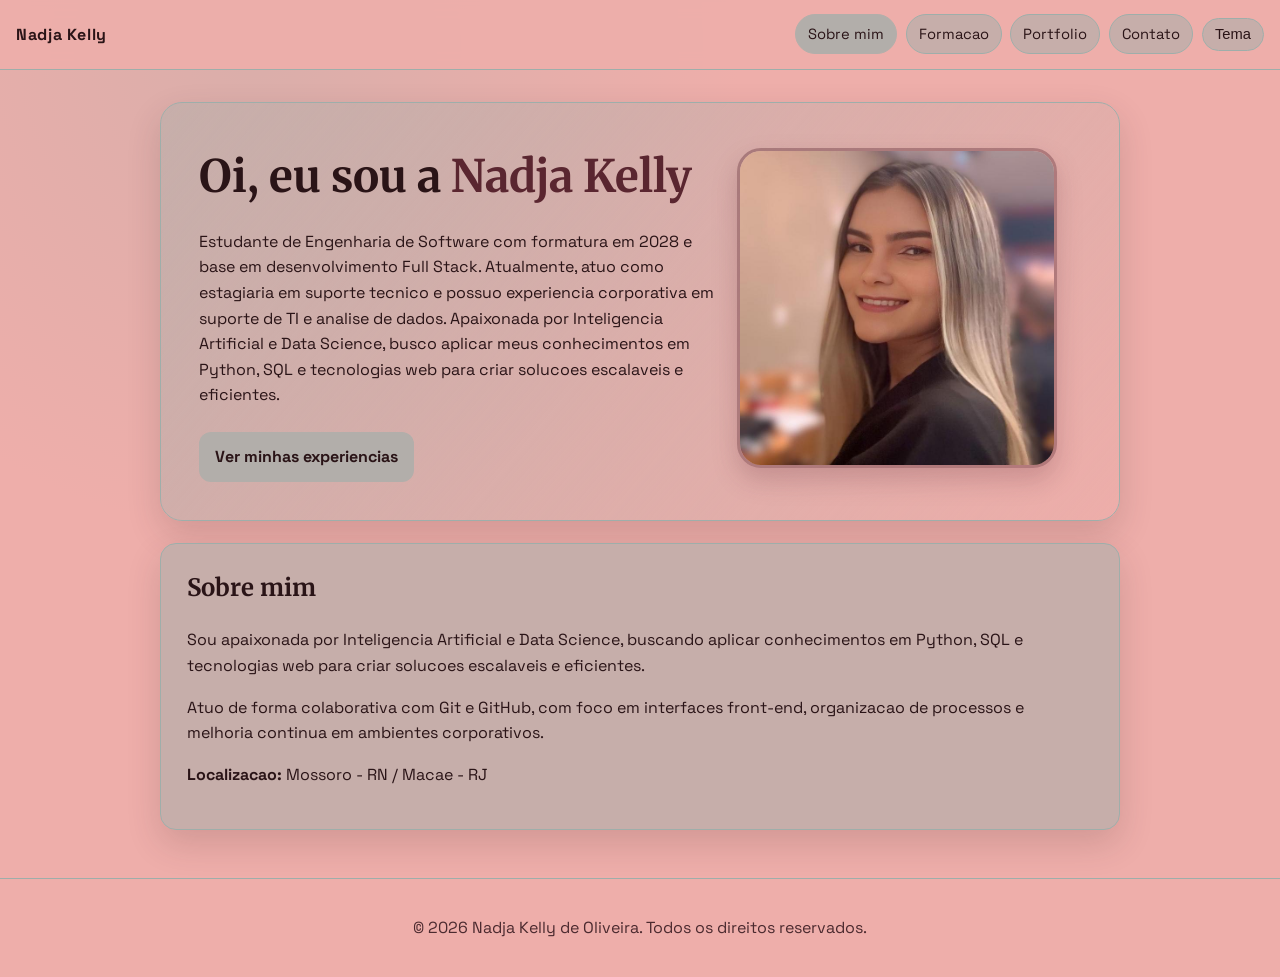
<file: index.html>
<!DOCTYPE html>
<html lang="pt-BR">
<head>
  <meta charset="UTF-8">
  <meta name="viewport" content="width=device-width, initial-scale=1.0">
  <meta name="description" content="Pagina Sobre mim do portfolio de Nadja Kelly de Oliveira.">
  <title>Sobre mim | Nadja Kelly de Oliveira</title>
  <link rel="preconnect" href="https://fonts.googleapis.com">
  <link rel="preconnect" href="https://fonts.gstatic.com" crossorigin>
  <link href="https://fonts.googleapis.com/css2?family=Merriweather:wght@400;700&family=Space+Grotesk:wght@400;500;700&display=swap" rel="stylesheet">
  <link rel="stylesheet" href="css/base.css">
  <link rel="stylesheet" href="css/layout.css">
  <link rel="stylesheet" href="css/components.css">
  <link rel="stylesheet" href="css/animations.css">
  <link rel="stylesheet" href="css/responsive.css">
</head>
<body>
  <header class="site-header">
    <a class="brand" href="index.html">Nadja Kelly</a>

    <button id="menu-toggle" class="menu-toggle" aria-label="Abrir menu" aria-expanded="false" aria-controls="main-nav">
      <span></span>
      <span></span>
      <span></span>
    </button>

    <nav id="main-nav" class="nav" aria-label="Navegacao principal">
      <a class="active" href="index.html">Sobre mim</a>
      <a href="pages/education.html">Formacao</a>
      <a href="pages/portfolio.html">Portfolio</a>
      <a href="pages/contact.html">Contato</a>
      <button id="theme-toggle" class="theme-toggle" type="button" aria-label="Alternar tema">Tema</button>
    </nav>
  </header>

  <main>
    <section class="hero reveal">
      <div class="hero-content">
        <div class="hero-text">
          <h1>Oi, eu sou a <span>Nadja Kelly</span></h1>
          <p>
            Estudante de Engenharia de Software com formatura em 2028 e base em desenvolvimento Full Stack.
            Atualmente, atuo como estagiaria em suporte tecnico e possuo experiencia corporativa em suporte
            de TI e analise de dados. Apaixonada por Inteligencia Artificial e Data Science, busco aplicar meus
            conhecimentos em Python, SQL e tecnologias web para criar solucoes escalaveis e eficientes.
          </p>
          <a class="cta" href="pages/portfolio.html">Ver minhas experiencias</a>
        </div>

        <figure class="hero-photo-wrap">
          <img class="hero-photo" src="assets/image.png" alt="Foto de perfil de Nadja Kelly de Oliveira">
        </figure>
      </div>
    </section>

    <section class="card reveal">
      <h2>Sobre mim</h2>
      <p>
        Sou apaixonada por Inteligencia Artificial e Data Science, buscando aplicar conhecimentos em Python,
        SQL e tecnologias web para criar solucoes escalaveis e eficientes.
      </p>
      <p>
        Atuo de forma colaborativa com Git e GitHub, com foco em interfaces front-end, organizacao de processos
        e melhoria continua em ambientes corporativos.
      </p>
      <p><strong>Localizacao:</strong> Mossoro - RN / Macae - RJ</p>
    </section>
  </main>

  <footer class="site-footer">
    <p>&copy; 2026 Nadja Kelly de Oliveira. Todos os direitos reservados.</p>
  </footer>

  <script src="js/script.js"></script>
</body>
</html>
</file>
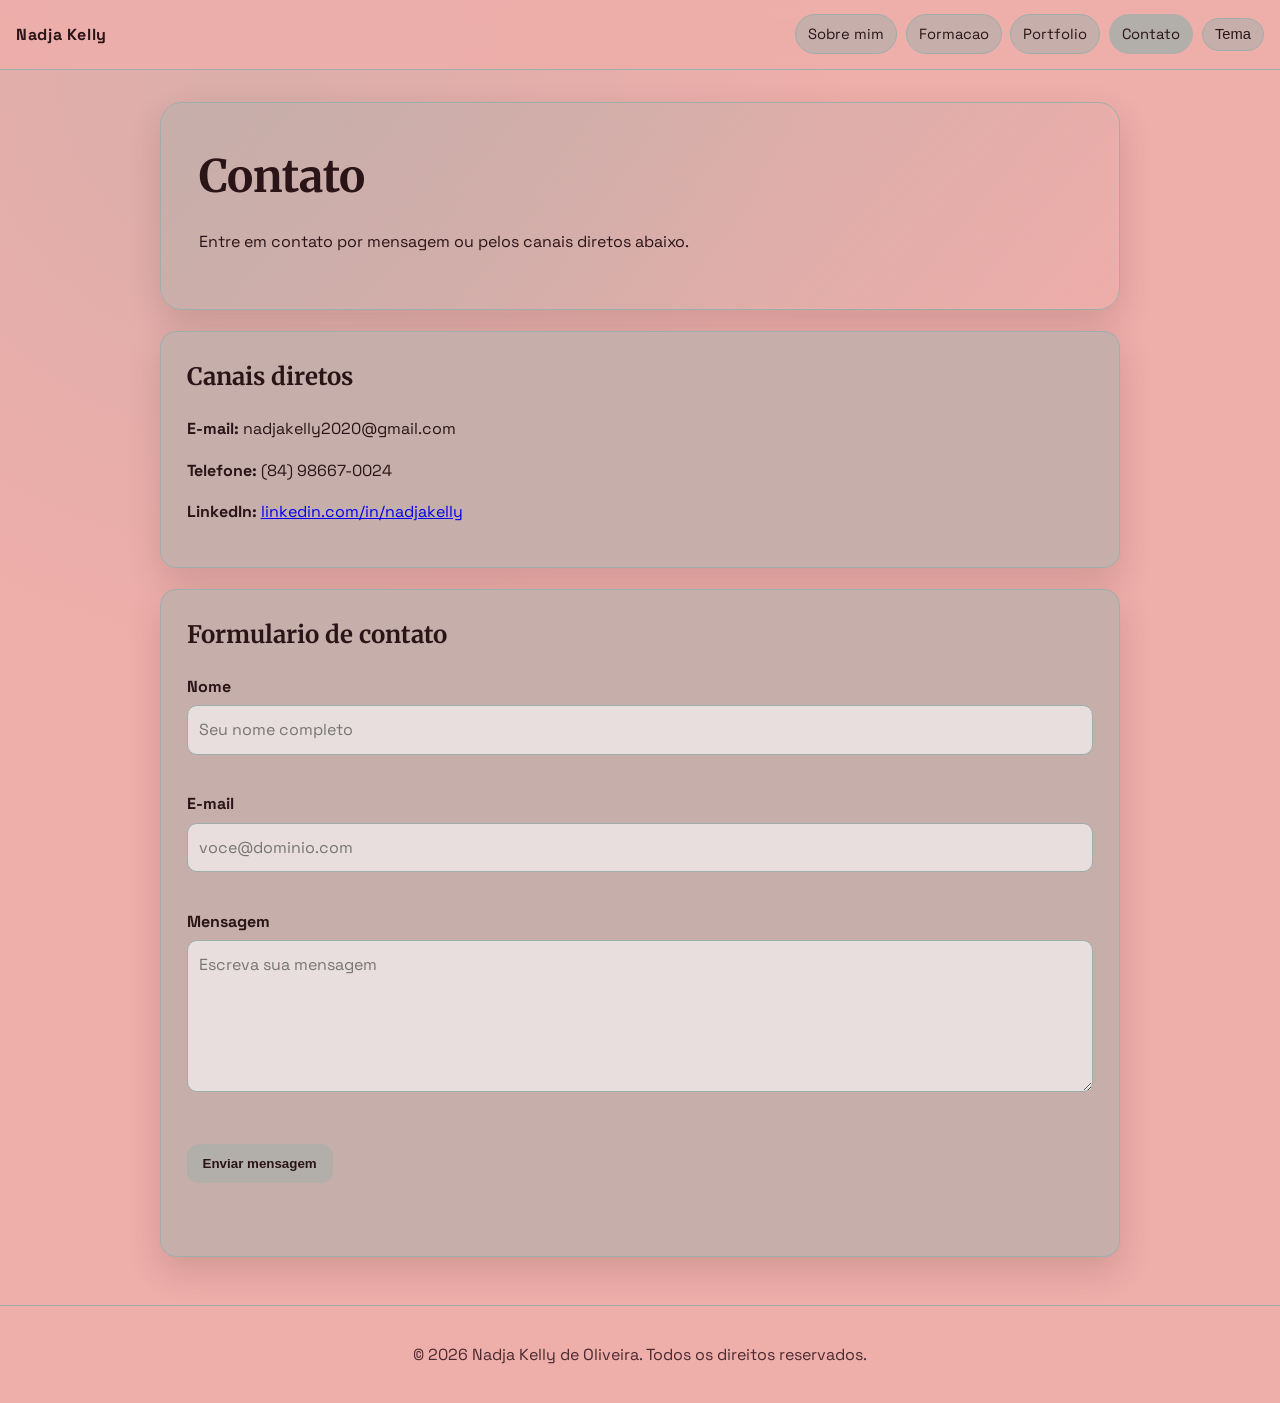
<file: pages/contact.html>
<!DOCTYPE html>
<html lang="pt-BR">
<head>
  <meta charset="UTF-8">
  <meta name="viewport" content="width=device-width, initial-scale=1.0">
  <meta name="description" content="Contact page for Nadja Kelly de Oliveira's portfolio.">
  <title>Contato | Nadja Kelly de Oliveira</title>
  <link rel="preconnect" href="https://fonts.googleapis.com">
  <link rel="preconnect" href="https://fonts.gstatic.com" crossorigin>
  <link href="https://fonts.googleapis.com/css2?family=Merriweather:wght@400;700&family=Space+Grotesk:wght@400;500;700&display=swap" rel="stylesheet">
  <link rel="stylesheet" href="../css/base.css">
  <link rel="stylesheet" href="../css/layout.css">
  <link rel="stylesheet" href="../css/components.css">
  <link rel="stylesheet" href="../css/animations.css">
  <link rel="stylesheet" href="../css/responsive.css">
</head>
<body>
  <header class="site-header">
    <a class="brand" href="../index.html">Nadja Kelly</a>

    <button id="menu-toggle" class="menu-toggle" aria-label="Abrir menu" aria-expanded="false" aria-controls="main-nav">
      <span></span>
      <span></span>
      <span></span>
    </button>

    <nav id="main-nav" class="nav" aria-label="Navegacao principal">
      <a href="../index.html">Sobre mim</a>
      <a href="education.html">Formacao</a>
      <a href="portfolio.html">Portfolio</a>
      <a class="active" href="contact.html">Contato</a>
      <button id="theme-toggle" class="theme-toggle" type="button" aria-label="Alternar tema">Tema</button>
    </nav>
  </header>

  <main>
    <section class="hero reveal">
      <h1>Contato</h1>
      <p>Entre em contato por mensagem ou pelos canais diretos abaixo.</p>
    </section>

    <section class="card reveal">
      <h2>Canais diretos</h2>
      <p><strong>E-mail:</strong> nadjakelly2020@gmail.com</p>
      <p><strong>Telefone:</strong> (84) 98667-0024</p>
      <p><strong>LinkedIn:</strong> <a href="https://www.linkedin.com/in/nadjakelly/" target="_blank" rel="noopener noreferrer">linkedin.com/in/nadjakelly</a></p>
    </section>

    <section class="card reveal">
      <h2>Formulario de contato</h2>
      <form id="contact-form" novalidate>
        <div class="field">
          <label for="nome">Nome</label>
          <input type="text" id="nome" name="nome" placeholder="Seu nome completo">
          <small class="error" id="erro-nome"></small>
        </div>

        <div class="field">
          <label for="email">E-mail</label>
          <input type="email" id="email" name="email" placeholder="voce@dominio.com">
          <small class="error" id="erro-email"></small>
        </div>

        <div class="field">
          <label for="mensagem">Mensagem</label>
          <textarea id="mensagem" name="mensagem" rows="5" placeholder="Escreva sua mensagem"></textarea>
          <small class="error" id="erro-mensagem"></small>
        </div>

        <button class="submit-btn" type="submit">Enviar mensagem</button>
      </form>

      <p id="feedback" class="feedback" role="status" aria-live="polite"></p>
    </section>
  </main>

  <footer class="site-footer">
    <p>&copy; 2026 Nadja Kelly de Oliveira. Todos os direitos reservados.</p>
  </footer>

  <script src="../js/script.js"></script>
</body>
</html>
</file>
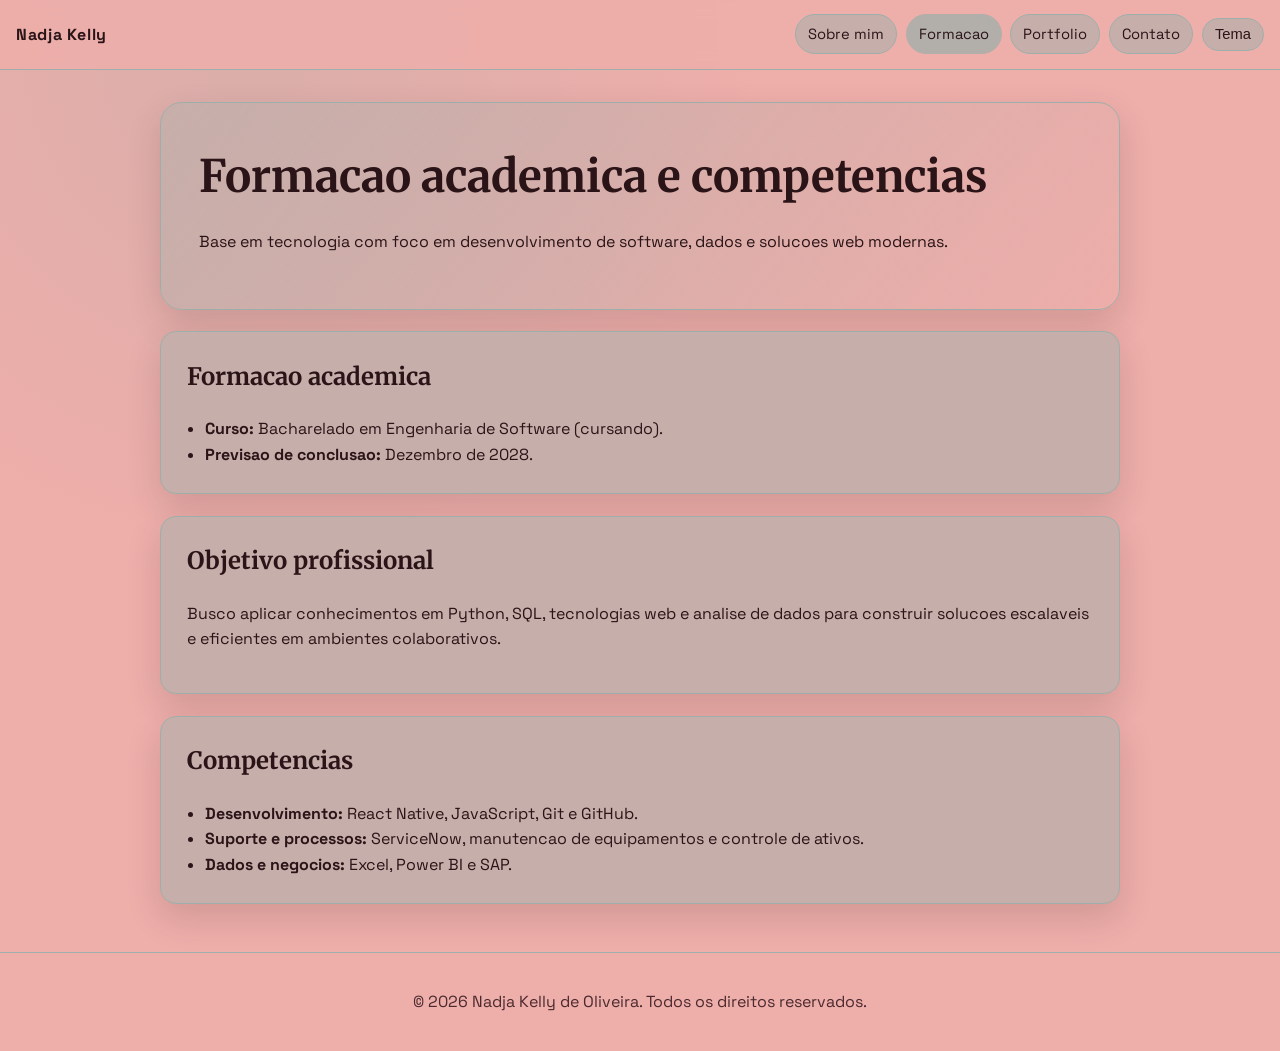
<file: pages/education.html>
<!DOCTYPE html>
<html lang="pt-BR">
<head>
  <meta charset="UTF-8">
  <meta name="viewport" content="width=device-width, initial-scale=1.0">
  <meta name="description" content="Education page with academic background and skills of Nadja Kelly de Oliveira.">
  <title>Formacao | Nadja Kelly de Oliveira</title>
  <link rel="preconnect" href="https://fonts.googleapis.com">
  <link rel="preconnect" href="https://fonts.gstatic.com" crossorigin>
  <link href="https://fonts.googleapis.com/css2?family=Merriweather:wght@400;700&family=Space+Grotesk:wght@400;500;700&display=swap" rel="stylesheet">
  <link rel="stylesheet" href="../css/base.css">
  <link rel="stylesheet" href="../css/layout.css">
  <link rel="stylesheet" href="../css/components.css">
  <link rel="stylesheet" href="../css/animations.css">
  <link rel="stylesheet" href="../css/responsive.css">
</head>
<body>
  <header class="site-header">
    <a class="brand" href="../index.html">Nadja Kelly</a>

    <button id="menu-toggle" class="menu-toggle" aria-label="Abrir menu" aria-expanded="false" aria-controls="main-nav">
      <span></span>
      <span></span>
      <span></span>
    </button>

    <nav id="main-nav" class="nav" aria-label="Navegacao principal">
      <a href="../index.html">Sobre mim</a>
      <a class="active" href="education.html">Formacao</a>
      <a href="portfolio.html">Portfolio</a>
      <a href="contact.html">Contato</a>
      <button id="theme-toggle" class="theme-toggle" type="button" aria-label="Alternar tema">Tema</button>
    </nav>
  </header>

  <main>
    <section class="hero reveal">
      <h1>Formacao academica e competencias</h1>
      <p>
        Base em tecnologia com foco em desenvolvimento de software, dados e solucoes web modernas.
      </p>
    </section>

    <section class="card reveal">
      <h2>Formacao academica</h2>
      <ul>
        <li><strong>Curso:</strong> Bacharelado em Engenharia de Software (cursando).</li>
        <li><strong>Previsao de conclusao:</strong> Dezembro de 2028.</li>
      </ul>
    </section>

    <section class="card reveal">
      <h2>Objetivo profissional</h2>
      <p>
        Busco aplicar conhecimentos em Python, SQL, tecnologias web e analise de dados para construir
        solucoes escalaveis e eficientes em ambientes colaborativos.
      </p>
    </section>

    <section class="card reveal">
      <h2>Competencias</h2>
      <ul>
        <li><strong>Desenvolvimento:</strong> React Native, JavaScript, Git e GitHub.</li>
        <li><strong>Suporte e processos:</strong> ServiceNow, manutencao de equipamentos e controle de ativos.</li>
        <li><strong>Dados e negocios:</strong> Excel, Power BI e SAP.</li>
      </ul>
    </section>
  </main>

  <footer class="site-footer">
    <p>&copy; 2026 Nadja Kelly de Oliveira. Todos os direitos reservados.</p>
  </footer>

  <script src="../js/script.js"></script>
</body>
</html>
</file>
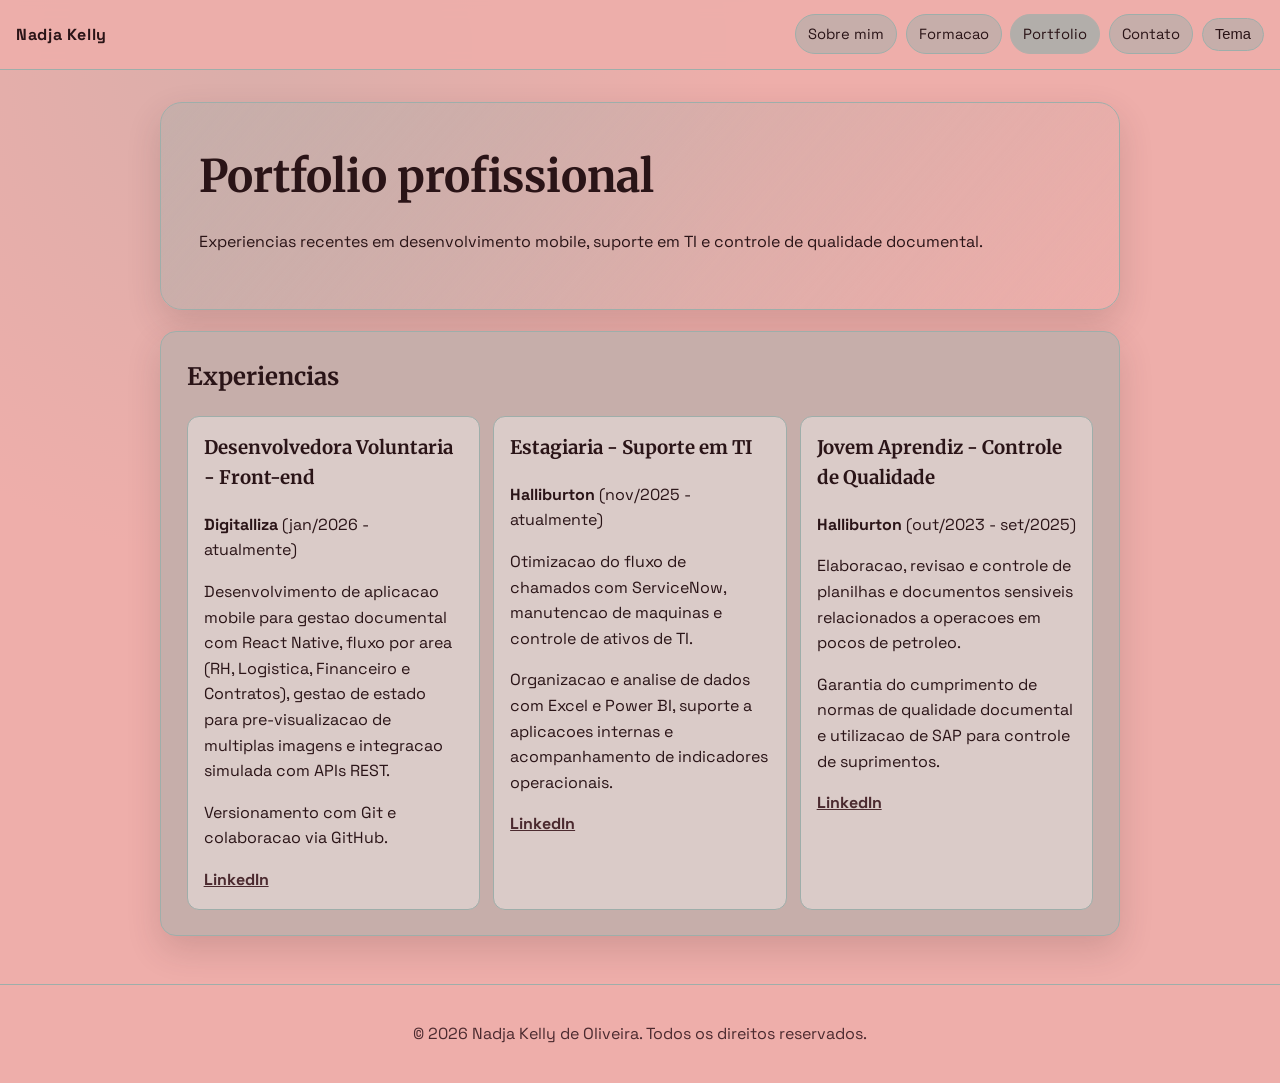
<file: pages/portfolio.html>
<!DOCTYPE html>
<html lang="pt-BR">
<head>
  <meta charset="UTF-8">
  <meta name="viewport" content="width=device-width, initial-scale=1.0">
  <meta name="description" content="Portfolio page with professional experiences of Nadja Kelly de Oliveira.">
  <title>Portfolio | Nadja Kelly de Oliveira</title>
  <link rel="preconnect" href="https://fonts.googleapis.com">
  <link rel="preconnect" href="https://fonts.gstatic.com" crossorigin>
  <link href="https://fonts.googleapis.com/css2?family=Merriweather:wght@400;700&family=Space+Grotesk:wght@400;500;700&display=swap" rel="stylesheet">
  <link rel="stylesheet" href="../css/base.css">
  <link rel="stylesheet" href="../css/layout.css">
  <link rel="stylesheet" href="../css/components.css">
  <link rel="stylesheet" href="../css/animations.css">
  <link rel="stylesheet" href="../css/responsive.css">
</head>
<body>
  <header class="site-header">
    <a class="brand" href="../index.html">Nadja Kelly</a>

    <button id="menu-toggle" class="menu-toggle" aria-label="Abrir menu" aria-expanded="false" aria-controls="main-nav">
      <span></span>
      <span></span>
      <span></span>
    </button>

    <nav id="main-nav" class="nav" aria-label="Navegacao principal">
      <a href="../index.html">Sobre mim</a>
      <a href="education.html">Formacao</a>
      <a class="active" href="portfolio.html">Portfolio</a>
      <a href="contact.html">Contato</a>
      <button id="theme-toggle" class="theme-toggle" type="button" aria-label="Alternar tema">Tema</button>
    </nav>
  </header>

  <main>
    <section class="hero reveal">
      <h1>Portfolio profissional</h1>
      <p>
        Experiencias recentes em desenvolvimento mobile, suporte em TI e controle de qualidade documental.
      </p>
    </section>

    <section class="card reveal">
      <h2>Experiencias</h2>
      <div class="projects">
        <article class="project">
          <h3>Desenvolvedora Voluntaria - Front-end</h3>
          <p><strong>Digitalliza</strong> (jan/2026 - atualmente)</p>
          <p>Desenvolvimento de aplicacao mobile para gestao documental com React Native, fluxo por area (RH, Logistica, Financeiro e Contratos), gestao de estado para pre-visualizacao de multiplas imagens e integracao simulada com APIs REST.</p>
          <p>Versionamento com Git e colaboracao via GitHub.</p>
          <a href="https://www.linkedin.com/in/nadjakelly/" target="_blank" rel="noopener noreferrer">LinkedIn</a>
        </article>

        <article class="project">
          <h3>Estagiaria - Suporte em TI</h3>
          <p><strong>Halliburton</strong> (nov/2025 - atualmente)</p>
          <p>Otimizacao do fluxo de chamados com ServiceNow, manutencao de maquinas e controle de ativos de TI.</p>
          <p>Organizacao e analise de dados com Excel e Power BI, suporte a aplicacoes internas e acompanhamento de indicadores operacionais.</p>
          <a href="https://www.linkedin.com/in/nadjakelly/" target="_blank" rel="noopener noreferrer">LinkedIn</a>
        </article>

        <article class="project">
          <h3>Jovem Aprendiz - Controle de Qualidade</h3>
          <p><strong>Halliburton</strong> (out/2023 - set/2025)</p>
          <p>Elaboracao, revisao e controle de planilhas e documentos sensiveis relacionados a operacoes em pocos de petroleo.</p>
          <p>Garantia do cumprimento de normas de qualidade documental e utilizacao de SAP para controle de suprimentos.</p>
          <a href="https://www.linkedin.com/in/nadjakelly/" target="_blank" rel="noopener noreferrer">LinkedIn</a>
        </article>
      </div>
    </section>
  </main>

  <footer class="site-footer">
    <p>&copy; 2026 Nadja Kelly de Oliveira. Todos os direitos reservados.</p>
  </footer>

  <script src="../js/script.js"></script>
</body>
</html>
</file>
<file: css/base.css>
:root {
  /* Paleta clara solicitada: color1..color5 */
  --bg: #eeaeaa;
  --bg-accent: #daaeaa;
  --surface: #c6aeaa;
  --text: #2a1417;
  --muted: #4b2a2f;
  --primary: #b2aeaa;
  --primary-hover: #9eaeaa;
  --accent-strong: #5a2630;
  --border: #9eaeaa;
  --ok: #136f3a;
  --shadow: 0 14px 34px rgba(60, 35, 35, 0.16);
}

body.dark {
  --bg: #1f2328;
  --bg-accent: #2f363f;
  --surface: #2a3038;
  --text: #f7f4ed;
  --muted: #c8bfaf;
  --primary: #f28f3b;
  --primary-hover: #d6772b;
  --border: #4f5966;
  --ok: #53d58a;
  --shadow: 0 16px 34px rgba(0, 0, 0, 0.35);
}

* {
  box-sizing: border-box;
}

html {
  scroll-behavior: smooth;
}

body {
  margin: 0;
  font-family: "Space Grotesk", "Segoe UI", sans-serif;
  color: var(--text);
  background:
    radial-gradient(circle at 20% 5%, var(--bg-accent), transparent 35%),
    radial-gradient(circle at 80% 0%, rgba(238, 174, 170, 0.42), transparent 30%),
    var(--bg);
  line-height: 1.6;
  transition: background-color 0.35s ease, color 0.35s ease;
}

h1,
h2,
h3 {
  margin-top: 0;
  font-family: "Merriweather", Georgia, serif;
}
</file>
<file: css/layout.css>
/* Estrutura geral da pagina: cabecalho, area principal e rodape. */
.site-header {
  position: sticky;
  top: 0;
  z-index: 10;
  width: 100%;
  display: flex;
  align-items: center;
  justify-content: space-between;
  padding: 0.9rem 1rem;
  border-bottom: 1px solid var(--border);
  background: rgba(238, 174, 170, 0.9);
  backdrop-filter: blur(8px);
}

body.dark .site-header {
  background: rgba(36, 42, 49, 0.88);
}

.brand {
  text-decoration: none;
  color: var(--text);
  font-weight: 700;
  letter-spacing: 0.04em;
}

main {
  width: min(960px, 92%);
  margin: 2rem auto 3rem;
}

.site-footer {
  text-align: center;
  border-top: 1px solid var(--border);
  padding: 1.25rem 0;
  color: var(--muted);
}
</file>
<file: css/components.css>
/* Componentes reutilizaveis: menu, hero, cards, botoes e formulario. */
.nav {
  display: flex;
  align-items: center;
  gap: 0.55rem;
}

.nav a,
.theme-toggle {
  text-decoration: none;
  color: var(--text);
  background: var(--surface);
  border: 1px solid var(--border);
  border-radius: 999px;
  padding: 0.45rem 0.75rem;
  font-size: 0.92rem;
  cursor: pointer;
  transition: border-color 0.25s ease, background-color 0.25s ease, color 0.25s ease;
}

.nav a.active {
  background: var(--primary);
  color: var(--text);
  border-color: var(--primary);
}

.nav a:hover,
.nav a:focus-visible,
.theme-toggle:hover,
.theme-toggle:focus-visible {
  border-color: var(--primary);
  background-color: rgba(238, 174, 170, 0.36);
  outline: none;
}

.menu-toggle {
  display: none;
  width: 42px;
  height: 42px;
  padding: 0;
  border: 1px solid var(--border);
  border-radius: 8px;
  background: var(--surface);
}

.menu-toggle span {
  display: block;
  width: 21px;
  height: 2px;
  margin: 5px auto;
  border-radius: 2px;
  background: var(--text);
}

.hero {
  padding: 2.4rem;
  border-radius: 22px;
  border: 1px solid var(--border);
  background: linear-gradient(130deg, var(--surface), transparent 100%);
  box-shadow: var(--shadow);
}

.hero-content {
  display: grid;
  grid-template-columns: 1.2fr 0.8fr;
  align-items: center;
  gap: 1.4rem;
}

.hero-photo-wrap {
  margin: 0;
  justify-self: center;
}

.hero-photo {
  width: min(100%, 320px);
  aspect-ratio: 1 / 1;
  object-fit: cover;
  border-radius: 24px;
  border: 3px solid rgba(90, 38, 48, 0.38);
  box-shadow: 0 12px 26px rgba(90, 38, 48, 0.22);
}

.tag {
  margin-bottom: 0.6rem;
  color: var(--muted);
  font-weight: 500;
  letter-spacing: 0.08em;
  text-transform: uppercase;
  font-size: 0.82rem;
}

.hero h1 {
  margin-bottom: 0.5rem;
  font-size: clamp(1.8rem, 4vw, 2.8rem);
}

.hero h1 span {
  color: var(--accent-strong);
  display: inline-block;
  animation: namePulse 2.8s ease-in-out infinite;
}

body.dark .hero h1 span {
  color: #f3bcc8;
}

.cta,
.submit-btn {
  display: inline-block;
  margin-top: 0.5rem;
  text-decoration: none;
  border: 0;
  border-radius: 12px;
  padding: 0.75rem 1rem;
  background: var(--primary);
  color: var(--text);
  font-weight: 700;
  cursor: pointer;
  transition: transform 0.2s ease, background-color 0.2s ease;
}

.cta:hover,
.submit-btn:hover {
  transform: translateY(-2px);
  background: var(--primary-hover);
}

.card {
  margin-top: 1.35rem;
  padding: 1.6rem;
  border: 1px solid var(--border);
  border-radius: 16px;
  background: var(--surface);
  box-shadow: var(--shadow);
}

.card ul {
  margin: 0;
  padding-left: 1.15rem;
}

.projects {
  display: grid;
  gap: 0.8rem;
  grid-template-columns: repeat(auto-fit, minmax(220px, 1fr));
}

.project {
  border: 1px solid var(--border);
  border-radius: 12px;
  padding: 1rem;
  background: rgba(255, 255, 255, 0.35);
}

body.dark .project {
  background: rgba(255, 255, 255, 0.03);
}

.project a {
  color: #4b2a2f;
  font-weight: 700;
}

.field {
  margin-bottom: 0.9rem;
}

label {
  display: block;
  margin-bottom: 0.35rem;
  font-weight: 700;
}

input,
textarea {
  width: 100%;
  border: 1px solid var(--border);
  border-radius: 10px;
  padding: 0.7rem;
  font: inherit;
  color: var(--text);
  background: rgba(255, 255, 255, 0.6);
}

body.dark input,
body.dark textarea {
  background: rgba(0, 0, 0, 0.2);
}

input:focus,
textarea:focus {
  border-color: var(--primary);
  outline: 2px solid rgba(238, 174, 170, 0.5);
}

.error {
  color: #c92a2a;
  min-height: 1.2em;
  display: block;
  margin-top: 0.3rem;
  font-size: 0.88rem;
}

.feedback {
  margin-top: 0.7rem;
  min-height: 1.25em;
  color: var(--ok);
  font-weight: 700;
}
</file>
<file: css/animations.css>
/* Animacao curta para revelar secoes de forma progressiva. */
.reveal {
  opacity: 0;
  transform: translateY(16px);
  animation: revealUp 0.65s ease forwards;
}

.hero.reveal {
  animation-delay: 0.1s;
}

#sobre.reveal {
  animation-delay: 0.18s;
}

#formacao.reveal {
  animation-delay: 0.26s;
}

#portfolio.reveal {
  animation-delay: 0.34s;
}

#contato.reveal {
  animation-delay: 0.42s;
}

@keyframes revealUp {
  to {
    opacity: 1;
    transform: translateY(0);
  }
}

@keyframes namePulse {
  0%,
  100% {
    transform: translateY(0);
    text-shadow: 0 0 0 rgba(90, 38, 48, 0);
  }

  50% {
    transform: translateY(-2px);
    text-shadow: 0 6px 14px rgba(90, 38, 48, 0.25);
  }
}
</file>
<file: css/responsive.css>
/* Regras de adaptacao para telas menores (menu hamburguer e layout vertical). */
@media (max-width: 800px) {
  .menu-toggle {
    display: block;
  }

  .nav {
    position: absolute;
    top: 60px;
    right: 1rem;
    display: none;
    flex-direction: column;
    align-items: stretch;
    min-width: 200px;
    padding: 0.65rem;
    border: 1px solid var(--border);
    border-radius: 12px;
    background: var(--surface);
    box-shadow: var(--shadow);
  }

  .nav.open {
    display: flex;
  }

  .nav a,
  .theme-toggle {
    width: 100%;
    text-align: left;
  }

  .hero {
    padding: 1.8rem;
  }

  .hero-content {
    grid-template-columns: 1fr;
    gap: 1rem;
  }

  .hero-text {
    text-align: left;
  }

  .hero-photo {
    width: min(100%, 260px);
  }
}
</file>
